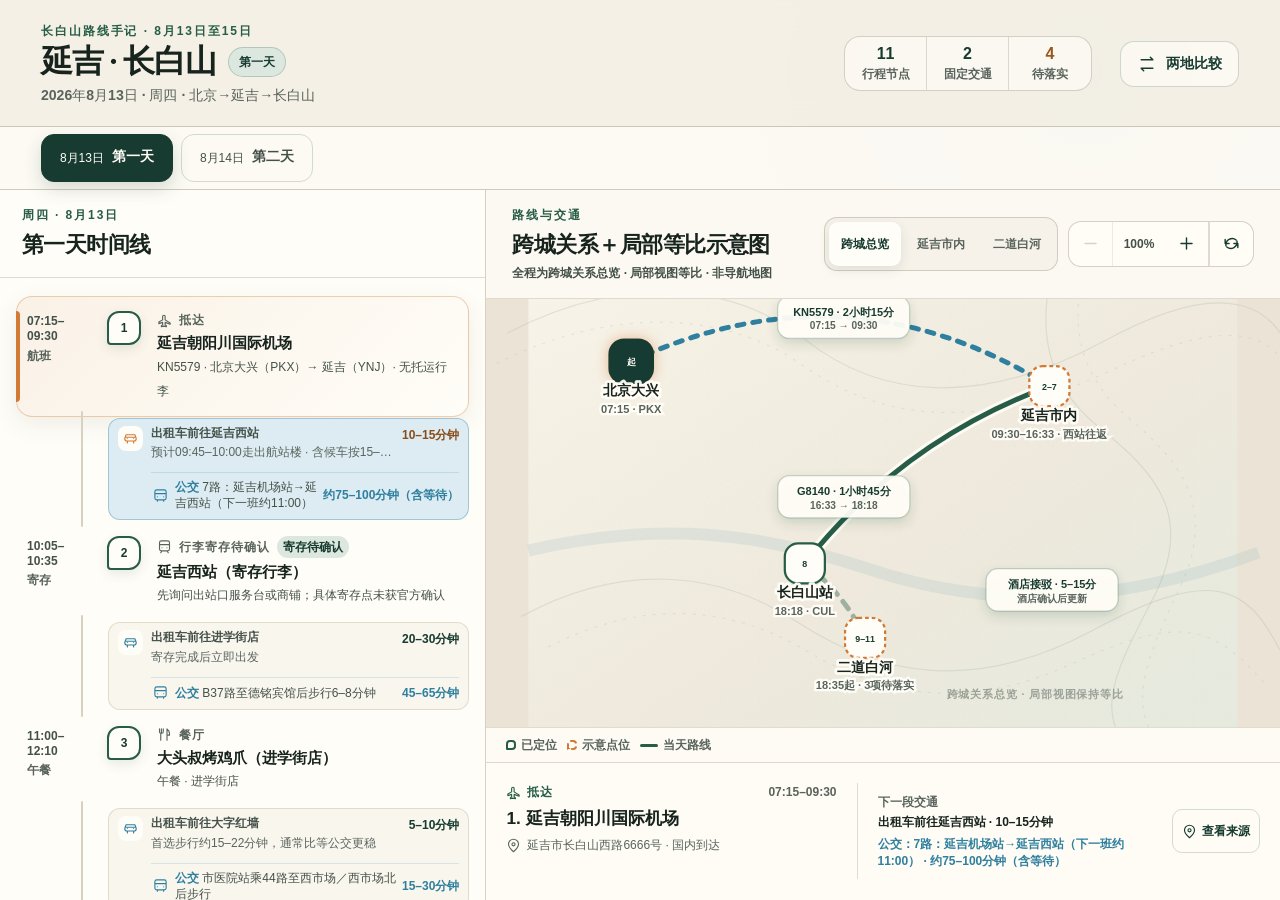
<file: index.html>
<!doctype html>
<html lang="zh-CN">
<head>
  <meta charset="utf-8">
  <meta name="viewport" content="width=device-width, initial-scale=1, viewport-fit=cover">
  <meta name="theme-color" content="#173b30">
  <meta name="description" content="按地理方位与相对比例绘制的延吉与长白山多日路线示意图">
  <title>延吉与长白山｜多日路线手记</title>
  <link rel="stylesheet" href="styles.css">
</head>
<body>
  <a class="skip-link" href="#itinerary">跳到当天行程</a>

  <div class="app-shell">
    <header class="topbar">
      <div class="brand-block">
        <p class="eyebrow">长白山路线手记 · 8月13日至15日</p>
        <div class="title-row">
          <h1 id="pageTitle">延吉 · 长白山</h1>
          <span class="pilot-badge" id="dayBadge">第一天</span>
        </div>
        <p class="date-line" id="dateLine">2026年8月13日 · 周四 · 北京→延吉→长白山</p>
        <p class="compact-status" id="compactStatus" aria-label="当天行程摘要">
          <span><b id="compactNodeCount">10</b>节点</span><span><b id="compactCrossCityCount">2</b>固定交通</span><strong><span id="compactPendingCount">4</span>待落实</strong>
        </p>
      </div>

      <div class="header-status" id="headerStatus" aria-label="当天行程摘要">
        <div class="status-metric">
          <span class="metric-value" id="nodeCount">10</span>
          <span class="metric-label">行程节点</span>
        </div>
        <div class="status-metric">
          <span class="metric-value" id="crossCityCount">2</span>
          <span class="metric-label">固定交通</span>
        </div>
        <div class="status-metric warning-metric" id="pendingMetric" aria-label="4项待落实">
          <span class="metric-value" id="pendingCount">4</span>
          <span class="metric-label">待落实</span>
        </div>
      </div>

      <div class="header-actions">
        <button class="button button-secondary" id="compareButton" type="button" aria-expanded="false" aria-controls="compareDrawer">
          <svg aria-hidden="true"><use href="#icon-arrows"></use></svg>
          两地比较
        </button>
      </div>
    </header>

    <nav class="day-switcher" id="dayTabs" aria-label="选择行程日期">
      <button class="day-tab is-active" type="button" data-day="day1" aria-pressed="true">
        <span>8月13日</span><strong>第一天</strong>
      </button>
      <button class="day-tab" type="button" data-day="day2" aria-pressed="false">
        <span>8月14日</span><strong>第二天</strong>
      </button>
    </nav>
    <p class="sr-only" id="dayAnnouncement" aria-live="polite"></p>

    <section class="next-action-panel" id="nextActionPanel" aria-live="polite" aria-label="当天起步"></section>

    <main class="workspace">
      <aside class="timeline-panel" id="itinerary" aria-labelledby="timelineTitle">
        <div class="panel-heading">
          <div>
            <p class="panel-kicker" id="timelineKicker">周四 · 8月13日</p>
            <h2 id="timelineTitle">第一天时间线</h2>
          </div>
        </div>

        <div class="timeline-list" id="timelineList"></div>

        <div class="timeline-footnote" hidden>
          <svg aria-hidden="true"><use href="#icon-spark"></use></svg>
          <p>点击任一地点或交通段，路线示意图会同步突出显示。虚线标记代表点位仅为示意，计划状态会在卡片中单独标注。</p>
        </div>
      </aside>

      <section class="map-panel" aria-labelledby="mapTitle">
        <div class="map-toolbar">
          <div class="map-heading">
            <p class="panel-kicker">路线与交通</p>
            <h2 id="mapTitle">按比例路线示意图</h2>
            <p class="map-disclaimer">路线示意 · 保持方位与相对比例 · 非导航地图</p>
          </div>

          <div class="map-toolbar-actions">
            <div class="view-tabs" id="viewTabs" aria-label="路线示意图范围"></div>

            <div class="zoom-controls" aria-label="路线示意图缩放">
              <button class="zoom-button" id="zoomOutButton" type="button" aria-label="缩小路线示意图" title="缩小">
                <svg aria-hidden="true"><use href="#icon-minus"></use></svg>
              </button>
              <output class="zoom-value" id="zoomValue" aria-live="polite">100%</output>
              <button class="zoom-button" id="zoomInButton" type="button" aria-label="放大路线示意图" title="放大">
                <svg aria-hidden="true"><use href="#icon-plus"></use></svg>
              </button>
              <button class="zoom-button zoom-reset" id="zoomResetButton" type="button" aria-label="恢复路线示意图初始大小" title="恢复初始大小">
                <svg aria-hidden="true"><use href="#icon-reset"></use></svg>
              </button>
            </div>
          </div>
        </div>

        <div class="map-stage" id="mapStage">
          <svg class="route-map" id="routeMap" viewBox="0 0 1000 680" preserveAspectRatio="xMidYMid meet" tabindex="0" role="group" aria-labelledby="mapSvgTitle mapSvgDesc">
            <title id="mapSvgTitle">延吉与长白山当天路线示意图</title>
            <desc id="mapSvgDesc">按地理方位与相对比例绘制当天地点，并将相邻地点以路线连接。它不是导航地图，不提供定位功能；可使用按钮或鼠标滚轮缩放，放大后可拖动查看。</desc>

            <defs>
              <linearGradient id="paperWash" x1="0" x2="1" y1="0" y2="1">
                <stop offset="0" stop-color="#f8f4e9"></stop>
                <stop offset="0.58" stop-color="#eee9dc"></stop>
                <stop offset="1" stop-color="#e5eadf"></stop>
              </linearGradient>
              <linearGradient id="routeGradient" x1="0" x2="1">
                <stop offset="0" stop-color="#2f7f9f"></stop>
                <stop offset="1" stop-color="#d17935"></stop>
              </linearGradient>
              <pattern id="paperGrain" width="18" height="18" patternUnits="userSpaceOnUse">
                <circle cx="2" cy="4" r="0.7" fill="#223b30" opacity="0.055"></circle>
                <circle cx="13" cy="9" r="0.55" fill="#8b623f" opacity="0.05"></circle>
                <circle cx="7" cy="16" r="0.45" fill="#223b30" opacity="0.04"></circle>
              </pattern>
              <filter id="softShadow" x="-50%" y="-50%" width="200%" height="200%">
                <feDropShadow dx="0" dy="6" stdDeviation="7" flood-color="#173b30" flood-opacity="0.16"></feDropShadow>
              </filter>
              <filter id="markerGlow" x="-60%" y="-60%" width="220%" height="220%">
                <feDropShadow dx="0" dy="0" stdDeviation="8" flood-color="#d17935" flood-opacity="0.45"></feDropShadow>
              </filter>
            </defs>

            <rect width="1000" height="680" fill="url(#paperWash)"></rect>
            <rect width="1000" height="680" fill="url(#paperGrain)"></rect>

            <g class="terrain-layer" aria-hidden="true">
              <path d="M-30 115 C130 32 286 42 390 124 S635 223 813 126 S1060 78 1080 162" class="contour contour-1"></path>
              <path d="M-45 158 C115 78 275 82 386 160 S632 257 819 169 S1060 117 1090 205" class="contour contour-2"></path>
              <path d="M-10 515 C129 439 265 448 380 523 S627 625 795 535 S1012 468 1060 562" class="contour contour-3"></path>
              <path d="M28 558 C157 491 282 498 390 562 S616 651 766 582 S965 524 1037 608" class="contour contour-4"></path>
              <path d="M760 -30 C708 88 724 183 805 248 S942 374 880 492 S797 659 866 723" class="contour contour-5"></path>
              <path d="M800 -22 C756 85 771 171 846 234 S973 362 918 477 S843 651 904 711" class="contour contour-6"></path>
              <path d="M0 422 C188 379 327 397 480 448 S806 508 1030 425" class="river-line"></path>
            </g>

            <g id="contextLayer" aria-hidden="true"></g>
            <g id="routeLayer"></g>
            <g id="markerLayer"></g>
            <g id="labelLayer"></g>
          </svg>

        </div>

        <div class="map-legend" aria-label="路线示意图图例">
          <span><i class="legend-dot confirmed"></i>已定位</span>
          <span><i class="legend-dot provisional"></i>示意点位</span>
          <span><i class="legend-line"></i>当天路线</span>
        </div>

        <div class="map-detail-dock" id="mapDetailDock">
          <article class="map-inspector" id="mapInspector" aria-live="polite"></article>

          <section class="compare-drawer" id="compareDrawer" aria-labelledby="compareTitle" hidden>
            <div class="drawer-heading">
              <div>
                <p class="panel-kicker">交通对比</p>
                <h3 id="compareTitle">两地交通比较</h3>
              </div>
              <button class="icon-button" id="closeCompare" type="button" aria-label="关闭两地比较">
                <svg aria-hidden="true"><use href="#icon-close"></use></svg>
              </button>
            </div>
            <div class="compare-controls">
              <label>起点<select id="compareFrom"></select></label>
              <span class="compare-arrow" aria-hidden="true"><svg><use href="#icon-arrow-right"></use></svg></span>
              <label>终点<select id="compareTo"></select></label>
            </div>
            <div class="compare-result" id="compareResult"></div>
          </section>
        </div>
      </section>
    </main>
  </div>

  <svg class="icon-sprite" aria-hidden="true">
    <symbol id="icon-plus" viewBox="0 0 24 24"><path d="M12 5v14M5 12h14"></path></symbol>
    <symbol id="icon-minus" viewBox="0 0 24 24"><path d="M5 12h14"></path></symbol>
    <symbol id="icon-reset" viewBox="0 0 24 24"><path d="M4 7v5h5M20 17v-5h-5M6.1 16.4A8 8 0 0 0 19 9M17.9 7.6A8 8 0 0 0 5 15"></path></symbol>
    <symbol id="icon-plane" viewBox="0 0 24 24"><path d="m21 16-8-5V5.5a2 2 0 0 0-4 0V11l-6 3.5V17l6-2v4l-2 1.5V22l4-1 4 1v-1.5L13 19v-4l8 3v-2Z"></path></symbol>
    <symbol id="icon-arrival" viewBox="0 0 24 24"><path d="M3 19h18M18.5 14.5 5 9l-2-4 2-.8L8 7l4-1.5-1-4 2-.5 3 4 3.5-1c1.5-.4 2.5.2 2.5 1.3 0 .8-.6 1.5-1.4 1.8L8 12"></path></symbol>
    <symbol id="icon-landmark" viewBox="0 0 24 24"><path d="M3 21h18M5 18h14M6 9h12M8 9v9M12 9v9M16 9v9M4 6l8-4 8 4v3H4V6Z"></path></symbol>
    <symbol id="icon-camera" viewBox="0 0 24 24"><path d="M4 7h3l1.5-2h7L17 7h3a2 2 0 0 1 2 2v9a2 2 0 0 1-2 2H4a2 2 0 0 1-2-2V9a2 2 0 0 1 2-2Z"></path><circle cx="12" cy="13" r="4"></circle></symbol>
    <symbol id="icon-food" viewBox="0 0 24 24"><path d="M7 3v7M4 3v5a2 2 0 0 0 2 2h0v11M10 3v5a2 2 0 0 1-2 2M16 3c3 2 4 5 4 8v2h-4V3Zm0 10v8"></path></symbol>
    <symbol id="icon-shop" viewBox="0 0 24 24"><path d="M4 9v11h16V9M3 9l2-5h14l2 5M8 9a2 2 0 0 1-4 0M12 9a2 2 0 0 1-4 0M16 9a2 2 0 0 1-4 0M20 9a2 2 0 0 1-4 0M9 20v-6h6v6"></path></symbol>
    <symbol id="icon-train" viewBox="0 0 24 24"><path d="M7 3h10a3 3 0 0 1 3 3v10a3 3 0 0 1-3 3H7a3 3 0 0 1-3-3V6a3 3 0 0 1 3-3ZM4 9h16M8 14h.01M16 14h.01M8 19l-2 3M16 19l2 3"></path></symbol>
    <symbol id="icon-hotel" viewBox="0 0 24 24"><path d="M3 20V9M21 20V9M3 16h18M7 16v-5h4a3 3 0 0 1 3 3v2M3 20h18"></path></symbol>
    <symbol id="icon-tree" viewBox="0 0 24 24"><path d="m12 2-5 7h3l-5 7h14l-5-7h3l-5-7ZM12 16v6"></path></symbol>
    <symbol id="icon-car" viewBox="0 0 24 24"><path d="m5 16-2-2v-3l2-5h14l2 5v3l-2 2H5ZM7 16v3M17 16v3M7 12h.01M17 12h.01M4 10h16"></path></symbol>
    <symbol id="icon-bus" viewBox="0 0 24 24"><path d="M6 3h12a3 3 0 0 1 3 3v10a3 3 0 0 1-3 3H6a3 3 0 0 1-3-3V6a3 3 0 0 1 3-3ZM3 9h18M7 14h.01M17 14h.01M7 19v2M17 19v2"></path></symbol>
    <symbol id="icon-walk" viewBox="0 0 24 24"><circle cx="13" cy="4" r="2"></circle><path d="m10 22 2-7-3-3 2-5 5 3 3 1M12 15l4 3 1 4M9 12l-4 3"></path></symbol>
    <symbol id="icon-spark" viewBox="0 0 24 24"><path d="m12 2 1.4 5.1L18 9l-4.6 1.9L12 16l-1.4-5.1L6 9l4.6-1.9L12 2ZM19 15l.7 2.3L22 18l-2.3.7L19 21l-.7-2.3L16 18l2.3-.7L19 15Z"></path></symbol>
    <symbol id="icon-close" viewBox="0 0 24 24"><path d="m5 5 14 14M19 5 5 19"></path></symbol>
    <symbol id="icon-arrow-right" viewBox="0 0 24 24"><path d="M4 12h16M14 6l6 6-6 6"></path></symbol>
    <symbol id="icon-arrows" viewBox="0 0 24 24"><path d="M5 7h14l-3-3M19 17H5l3 3"></path></symbol>
    <symbol id="icon-pin" viewBox="0 0 24 24"><path d="M20 10c0 5-8 12-8 12S4 15 4 10a8 8 0 1 1 16 0Z"></path><circle cx="12" cy="10" r="2.5"></circle></symbol>
    <symbol id="icon-clock" viewBox="0 0 24 24"><circle cx="12" cy="12" r="9"></circle><path d="M12 7v6l4 2"></path></symbol>
  </svg>

  <script src="app.js"></script>
</body>
</html>
</file>
<file: styles.css>
:root {
  --paper: #f5f1e7;
  --paper-deep: #ebe4d6;
  --surface: #fffdf7;
  --surface-glass: rgba(255, 253, 247, 0.88);
  --ink: #17231d;
  --ink-soft: #445149;
  --muted: #59645d;
  --forest: #275d47;
  --forest-deep: #173b30;
  --forest-pale: #dce8df;
  --blue: #2f7f9f;
  --blue-pale: #dcecf2;
  --amber: #d17935;
  --amber-pale: #f6e7d7;
  --coral: #bf5b43;
  --danger: #963e34;
  --danger-pale: #f5dfda;
  --line: #d8d0c1;
  --line-strong: #b8b0a2;
  --focus: #0d6d8d;
  --shadow-sm: 0 8px 24px rgba(23, 59, 48, 0.08);
  --shadow-lg: 0 22px 64px rgba(23, 59, 48, 0.16);
  --radius-sm: 12px;
  --radius-md: 18px;
  --radius-lg: 28px;
  --font-sans: "Segoe UI", "Microsoft YaHei UI", "Microsoft YaHei", "PingFang SC", sans-serif;
  --font-display: Georgia, "Noto Serif SC", "Songti SC", SimSun, serif;
}

* {
  box-sizing: border-box;
}

.sr-only {
  position: absolute !important;
  width: 1px !important;
  height: 1px !important;
  padding: 0 !important;
  margin: -1px !important;
  overflow: hidden !important;
  clip: rect(0, 0, 0, 0) !important;
  white-space: nowrap !important;
  border: 0 !important;
}

html {
  min-width: 320px;
  background: var(--paper-deep);
  color: var(--ink);
  scroll-behavior: smooth;
}

body {
  min-height: 100vh;
  min-height: 100dvh;
  margin: 0;
  overflow: hidden;
  font-family: var(--font-sans);
  font-size: 16px;
  line-height: 1.5;
  background:
    radial-gradient(circle at 85% 8%, rgba(47, 127, 159, 0.12), transparent 25%),
    radial-gradient(circle at 10% 100%, rgba(209, 121, 53, 0.1), transparent 28%),
    var(--paper-deep);
}

button,
select {
  font: inherit;
}

button,
[role="button"] {
  touch-action: manipulation;
}

button:focus-visible,
select:focus-visible,
[tabindex]:focus-visible,
a:focus-visible {
  outline: 3px solid rgba(13, 109, 141, 0.42);
  outline-offset: 3px;
}

.skip-link {
  position: fixed;
  z-index: 999;
  top: 12px;
  left: 12px;
  padding: 10px 14px;
  transform: translateY(-180%);
  border-radius: 10px;
  background: var(--forest-deep);
  color: #fff;
  text-decoration: none;
  transition: transform 180ms ease-out;
}

.skip-link:focus {
  transform: translateY(0);
}

.app-shell {
  display: grid;
  grid-template-rows: auto auto minmax(0, 1fr);
  width: 100%;
  height: 100vh;
  height: 100dvh;
  min-height: 100vh;
  min-height: 100dvh;
}

.day-switcher {
  position: relative;
  z-index: 9;
  display: flex;
  min-height: 62px;
  align-items: center;
  gap: 8px;
  padding: 7px calc(clamp(20px, 3.2vw, 52px) + env(safe-area-inset-right)) 7px calc(clamp(20px, 3.2vw, 52px) + env(safe-area-inset-left));
  border-bottom: 1px solid rgba(184, 176, 162, 0.64);
  background: rgba(255, 253, 247, 0.88);
}

.day-tab {
  display: inline-grid;
  min-width: 132px;
  min-height: 48px;
  grid-template-columns: auto auto;
  align-items: center;
  justify-content: center;
  gap: 8px;
  padding: 8px 14px;
  border: 1px solid rgba(39, 93, 71, 0.2);
  border-radius: 13px;
  background: transparent;
  color: var(--ink-soft);
  cursor: pointer;
  transition: background-color 180ms ease-out, color 180ms ease-out, border-color 180ms ease-out, box-shadow 180ms ease-out;
}

.day-tab span {
  font-size: 0.75rem;
  font-variant-numeric: tabular-nums;
}

.day-tab strong {
  font-size: 0.86rem;
}

.day-tab:hover {
  border-color: rgba(39, 93, 71, 0.42);
  background: var(--forest-pale);
}

.day-tab.is-active {
  border-color: var(--forest-deep);
  background: var(--forest-deep);
  color: #fffdf7;
  box-shadow: 0 7px 18px rgba(23, 59, 48, 0.16);
}

.next-action-panel {
  display: none;
}

.topbar {
  position: relative;
  z-index: 10;
  display: grid;
  grid-template-columns: minmax(270px, 1fr) auto auto;
  align-items: center;
  gap: 28px;
  padding-top: calc(22px + env(safe-area-inset-top));
  padding-right: calc(clamp(20px, 3.2vw, 52px) + env(safe-area-inset-right));
  padding-bottom: 20px;
  padding-left: calc(clamp(20px, 3.2vw, 52px) + env(safe-area-inset-left));
  background: rgba(245, 241, 231, 0.9);
  border-bottom: 1px solid rgba(184, 176, 162, 0.64);
  backdrop-filter: blur(16px);
}

.eyebrow,
.panel-kicker {
  margin: 0 0 5px;
  color: var(--forest);
  font-size: 0.75rem;
  font-weight: 800;
  letter-spacing: 0.16em;
}

.title-row {
  display: flex;
  align-items: center;
  gap: 12px;
}

.title-row h1 {
  margin: 0;
  font-family: var(--font-display);
  font-size: clamp(1.75rem, 2.5vw, 2.65rem);
  line-height: 1.05;
  letter-spacing: -0.035em;
}

.title-row h1 span {
  display: inline-block;
  padding: 0 0.12em;
  color: var(--amber);
  font-family: var(--font-sans);
  font-weight: 400;
}

.pilot-badge {
  display: inline-flex;
  align-items: center;
  min-height: 28px;
  padding: 5px 10px;
  border: 1px solid rgba(39, 93, 71, 0.24);
  border-radius: 999px;
  background: var(--forest-pale);
  color: var(--forest-deep);
  font-size: 0.75rem;
  font-weight: 750;
  white-space: nowrap;
}

.date-line {
  margin: 6px 0 0;
  color: var(--muted);
  font-size: 0.88rem;
  font-weight: 560;
  font-variant-numeric: tabular-nums;
}

.compact-status {
  display: none;
  margin: 7px 0 0;
  flex-wrap: wrap;
  gap: 6px;
  color: var(--muted);
  font-size: 0.75rem;
  font-weight: 700;
}

.compact-status span,
.compact-status strong {
  display: inline-flex;
  min-height: 24px;
  align-items: center;
  padding: 2px 7px;
  border-radius: 999px;
  background: rgba(255, 253, 247, 0.72);
}

.compact-status strong {
  background: var(--amber-pale);
  color: #7d4215;
}

.compact-status strong span {
  min-height: 0;
  padding: 0;
  background: transparent;
}

.compact-status b {
  margin-right: 2px;
  color: inherit;
  font: inherit;
}

.header-status {
  display: flex;
  align-items: stretch;
  min-height: 55px;
  overflow: hidden;
  border: 1px solid rgba(184, 176, 162, 0.58);
  border-radius: 16px;
  background: rgba(255, 253, 247, 0.68);
}

.status-metric {
  display: flex;
  min-width: 82px;
  flex-direction: column;
  justify-content: center;
  padding: 7px 14px;
  border-right: 1px solid rgba(184, 176, 162, 0.45);
  text-align: center;
}

.status-metric:last-child {
  border-right: 0;
}

.metric-value {
  color: var(--forest-deep);
  font-size: 1rem;
  font-weight: 800;
  font-variant-numeric: tabular-nums;
  line-height: 1.1;
}

.metric-label {
  margin-top: 2px;
  color: var(--muted);
  font-size: 0.75rem;
  font-weight: 650;
  white-space: nowrap;
}

.warning-metric .metric-value {
  color: #99571f;
}

.header-actions {
  display: flex;
  align-items: center;
  gap: 10px;
}

.button {
  display: inline-flex;
  min-height: 46px;
  align-items: center;
  justify-content: center;
  gap: 9px;
  padding: 10px 16px;
  border: 1px solid transparent;
  border-radius: 14px;
  cursor: pointer;
  font-size: 0.88rem;
  font-weight: 750;
  transition: background-color 180ms ease-out, color 180ms ease-out, border-color 180ms ease-out, box-shadow 180ms ease-out, transform 120ms ease-out;
}

.button svg,
.icon-button svg,
.zoom-button svg,
.timeline-footnote svg,
.compare-arrow svg {
  width: 20px;
  height: 20px;
  fill: none;
  stroke: currentColor;
  stroke-width: 1.8;
  stroke-linecap: round;
  stroke-linejoin: round;
}

.button:active,
.icon-button:active,
.zoom-button:active,
.view-tab:active,
.stop-card:active,
.leg-card:active {
  transform: scale(0.975);
}

.button-primary {
  background: var(--forest-deep);
  color: #fffdf7;
  box-shadow: 0 8px 20px rgba(23, 59, 48, 0.18);
}

.button-primary:hover {
  background: #204c3d;
  box-shadow: 0 11px 28px rgba(23, 59, 48, 0.24);
}

.button-secondary {
  border-color: rgba(39, 93, 71, 0.22);
  background: rgba(255, 253, 247, 0.74);
  color: var(--forest-deep);
}

.button-secondary:hover {
  border-color: rgba(39, 93, 71, 0.42);
  background: #fffdf7;
}

.notice-strip {
  position: relative;
  z-index: 9;
  display: flex;
  min-height: 42px;
  align-items: center;
  gap: 10px;
  padding: 8px clamp(20px, 3.2vw, 52px);
  background: var(--forest-deep);
  color: rgba(255, 253, 247, 0.9);
  font-size: 0.78rem;
}

.notice-strip p {
  min-width: 0;
  margin: 0;
}

.notice-strip strong {
  color: #fff;
}

.notice-icon {
  display: grid;
  width: 26px;
  height: 26px;
  flex: 0 0 26px;
  place-items: center;
  color: #e8bf8b;
}

.notice-icon svg {
  width: 17px;
  height: 17px;
}

.notice-link {
  min-height: 30px;
  margin-left: auto;
  padding: 3px 2px;
  border: 0;
  border-bottom: 1px solid rgba(255, 253, 247, 0.48);
  background: transparent;
  color: #fff;
  cursor: pointer;
  font-size: 0.75rem;
  font-weight: 750;
  white-space: nowrap;
}

.workspace {
  display: grid;
  min-height: 0;
  grid-template-columns: minmax(360px, 38%) minmax(0, 1fr);
  gap: 0;
}

.timeline-panel,
.map-panel {
  min-height: 0;
  min-width: 0;
}

.timeline-panel {
  display: flex;
  flex-direction: column;
  overflow: hidden;
  background: var(--surface);
  border-right: 1px solid var(--line);
}

.panel-heading,
.map-toolbar {
  display: flex;
  min-height: 84px;
  align-items: center;
  justify-content: space-between;
  gap: 18px;
  padding: 16px 22px;
  border-bottom: 1px solid rgba(216, 208, 193, 0.76);
}

.panel-heading h2,
.map-toolbar h2,
.notes-dialog h2,
.drawer-heading h3 {
  margin: 0;
  font-family: var(--font-display);
  color: var(--ink);
  letter-spacing: -0.025em;
}

.panel-heading h2,
.map-toolbar h2 {
  font-size: 1.35rem;
}

.timeline-list {
  flex: 1;
  overflow-y: auto;
  overscroll-behavior: contain;
  padding: 18px 16px 24px;
  scrollbar-color: rgba(39, 93, 71, 0.28) transparent;
  scrollbar-width: thin;
}

.timeline-list::-webkit-scrollbar {
  width: 8px;
}

.timeline-list::-webkit-scrollbar-thumb {
  border: 2px solid transparent;
  border-radius: 999px;
  background: rgba(39, 93, 71, 0.26);
  background-clip: padding-box;
}

.stop-card {
  position: relative;
  display: grid;
  width: 100%;
  grid-template-columns: 68px 38px minmax(0, 1fr);
  gap: 12px;
  align-items: start;
  padding: 14px 14px 14px 10px;
  border: 1px solid transparent;
  border-radius: 16px;
  background: transparent;
  color: var(--ink);
  cursor: pointer;
  text-align: left;
  transition: background-color 180ms ease-out, border-color 180ms ease-out, box-shadow 180ms ease-out, transform 120ms ease-out;
}

.stop-card:hover {
  background: rgba(245, 241, 231, 0.68);
}

.stop-card.is-active {
  border-color: rgba(39, 93, 71, 0.22);
  background: var(--surface);
  box-shadow: var(--shadow-sm);
}

.stop-card.is-active::before {
  content: "";
  position: absolute;
  top: 14px;
  bottom: 14px;
  left: -1px;
  width: 4px;
  border-radius: 0 999px 999px 0;
  background: var(--amber);
}

.time-block {
  padding-top: 3px;
  color: var(--ink-soft);
  font-size: 0.75rem;
  font-weight: 780;
  font-variant-numeric: tabular-nums;
  line-height: 1.28;
}

.time-block span {
  display: block;
}

.time-block small {
  display: block;
  margin-top: 4px;
  color: var(--muted);
  font-size: 0.75rem;
  font-weight: 650;
}

.stop-number {
  position: relative;
  display: grid;
  width: 34px;
  height: 34px;
  place-items: center;
  border: 2px solid var(--forest);
  border-radius: 12px 12px 12px 4px;
  background: var(--surface);
  color: var(--forest-deep);
  font-size: 0.75rem;
  font-weight: 850;
  box-shadow: 0 4px 12px rgba(23, 59, 48, 0.1);
}

.stop-number.provisional {
  border-style: dashed;
  border-color: var(--amber);
  color: #99571f;
}

.stop-content {
  min-width: 0;
}

.stop-eyebrow {
  display: flex;
  align-items: center;
  flex-wrap: wrap;
  gap: 7px;
  margin-bottom: 4px;
  color: var(--muted);
  font-size: 0.75rem;
  font-weight: 800;
  letter-spacing: 0.08em;
}

.plan-status {
  display: inline-flex;
  min-height: 22px;
  align-items: center;
  padding: 2px 6px;
  border-radius: 999px;
  background: var(--forest-pale);
  color: var(--forest-deep);
  font-size: 0.75rem;
  font-style: normal;
  font-weight: 800;
  letter-spacing: 0;
  white-space: nowrap;
}

.plan-status.locationPending {
  background: var(--amber-pale);
  color: #7d4215;
}

.plan-status.verificationPending {
  background: var(--danger-pale);
  color: var(--danger);
}

.plan-status.bookingPending,
.plan-status.transferPending,
.plan-status.ticketPending,
.plan-status.reservationPending,
.plan-status.transportPending {
  background: var(--amber-pale);
  color: #7d4215;
}

.stop-eyebrow svg {
  width: 15px;
  height: 15px;
  fill: none;
  stroke: currentColor;
  stroke-width: 1.8;
  stroke-linecap: round;
  stroke-linejoin: round;
}

.stop-content h3 {
  margin: 0;
  overflow-wrap: anywhere;
  font-size: 0.95rem;
  line-height: 1.35;
}

.stop-subtitle {
  margin: 4px 0 0;
  color: var(--ink-soft);
  font-size: 0.75rem;
  line-height: 1.45;
}

.stop-note {
  display: inline-flex;
  align-items: center;
  gap: 5px;
  margin-top: 8px;
  padding: 4px 7px;
  border-radius: 7px;
  background: var(--paper);
  color: var(--muted);
  font-size: 0.75rem;
  font-weight: 650;
}

.stop-note.warning {
  background: var(--amber-pale);
  color: #8a4c19;
}

.stop-note.confirmed {
  background: var(--forest-pale);
  color: var(--forest-deep);
}

.stop-card.is-hard-constraint {
  border-color: rgba(209, 121, 53, 0.35);
  background: linear-gradient(135deg, rgba(246, 231, 215, 0.52), rgba(255, 253, 247, 0.92));
}

.stop-constraint,
.leg-constraint {
  display: grid;
  width: fit-content;
  max-width: 100%;
  gap: 2px;
  margin-top: 7px;
  padding: 6px 8px;
  border-left: 3px solid var(--amber);
  border-radius: 3px 9px 9px 3px;
  background: rgba(255, 249, 240, 0.9);
  color: #70431d;
  font-size: 0.75rem;
  font-weight: 700;
  line-height: 1.35;
}

.stop-constraint strong,
.leg-constraint strong {
  color: #7d4215;
  font-weight: 850;
}

.stop-constraint small,
.leg-constraint small,
.leg-main .leg-constraint small {
  display: block;
  overflow: visible;
  color: var(--muted);
  font-size: 0.75rem;
  font-weight: 650;
  text-overflow: clip;
  white-space: normal;
}

.leg-card {
  position: relative;
  display: grid;
  width: calc(100% - 92px);
  min-height: 44px;
  grid-template-columns: 25px minmax(0, 1fr) auto;
  align-items: center;
  gap: 8px;
  margin: 1px 0 1px 92px;
  padding: 7px 9px;
  border: 1px solid rgba(216, 208, 193, 0.72);
  border-radius: 12px;
  background: rgba(245, 241, 231, 0.56);
  color: var(--ink-soft);
  cursor: pointer;
  text-align: left;
  transition: background-color 180ms ease-out, border-color 180ms ease-out, transform 120ms ease-out;
}

.leg-card::before {
  content: "";
  position: absolute;
  top: -8px;
  bottom: -8px;
  left: -28px;
  width: 2px;
  border-radius: 999px;
  background: var(--line);
}

.leg-card:hover,
.leg-card.is-active {
  border-color: rgba(47, 127, 159, 0.35);
  background: var(--blue-pale);
}

.leg-icon {
  display: grid;
  width: 25px;
  height: 25px;
  place-items: center;
  border-radius: 8px;
  background: var(--surface);
  color: var(--blue);
}

.leg-icon svg {
  width: 15px;
  height: 15px;
  fill: none;
  stroke: currentColor;
  stroke-width: 1.8;
  stroke-linecap: round;
  stroke-linejoin: round;
}

.leg-main {
  min-width: 0;
}

.leg-main strong,
.leg-main small {
  display: block;
}

.leg-main strong {
  font-size: 0.75rem;
  line-height: 1.3;
}

.leg-main small {
  overflow: hidden;
  margin-top: 2px;
  color: var(--muted);
  font-size: 0.75rem;
  text-overflow: ellipsis;
  white-space: nowrap;
}

.leg-duration {
  color: var(--forest-deep);
  font-size: 0.75rem;
  font-weight: 800;
  font-variant-numeric: tabular-nums;
  white-space: nowrap;
}

.leg-card.has-alternative {
  align-items: start;
}

.leg-alternative {
  display: grid;
  min-width: 0;
  grid-column: 2 / -1;
  grid-template-columns: 18px minmax(0, 1fr) auto;
  align-items: center;
  gap: 6px;
  margin-top: 3px;
  padding-top: 6px;
  border-top: 1px solid rgba(47, 127, 159, 0.16);
  color: var(--ink-soft);
  font-size: 0.75rem;
  line-height: 1.35;
}

.leg-alternative-icon {
  display: grid;
  width: 18px;
  height: 18px;
  place-items: center;
  color: var(--blue);
}

.leg-alternative-icon svg {
  width: 15px;
  height: 15px;
  fill: none;
  stroke: currentColor;
  stroke-width: 1.8;
  stroke-linecap: round;
  stroke-linejoin: round;
}

.leg-alternative-label {
  min-width: 0;
  overflow-wrap: anywhere;
}

.leg-alternative-label b {
  color: var(--blue);
  font-weight: 850;
}

.leg-alternative > strong {
  color: var(--blue);
  font-variant-numeric: tabular-nums;
  font-weight: 820;
  white-space: nowrap;
}

.leg-card.is-warning .leg-icon {
  color: var(--amber);
}

.leg-card.is-warning .leg-duration {
  color: #8a4c19;
}

.leg-card.is-rail {
  border-color: rgba(39, 93, 71, 0.2);
  background: var(--forest-pale);
}

.leg-card.is-rail .leg-icon {
  color: var(--forest);
}

.leg-card.is-hard,
.leg-card.is-hard-constraint,
.leg-card.hard-constraint {
  border-color: rgba(209, 121, 53, 0.48);
  background: linear-gradient(135deg, rgba(246, 231, 215, 0.96), rgba(255, 253, 247, 0.92));
  box-shadow: 0 6px 18px rgba(126, 70, 25, 0.08);
}

.leg-card.is-hard .leg-icon,
.leg-card.is-hard-constraint .leg-icon,
.leg-card.hard-constraint .leg-icon {
  background: #fff9f0;
  color: #9a541c;
}

.leg-card.is-tight,
.leg-card.has-conflict {
  border-color: rgba(150, 62, 52, 0.46);
  background: var(--danger-pale);
}

.timeline-footnote {
  display: flex;
  gap: 10px;
  align-items: flex-start;
  padding: 12px 18px calc(12px + env(safe-area-inset-bottom));
  border-top: 1px solid var(--line);
  background: var(--paper);
  color: var(--muted);
  font-size: 0.75rem;
}

.timeline-footnote[hidden] {
  display: none;
}

.timeline-footnote svg {
  width: 17px;
  height: 17px;
  flex: 0 0 17px;
  color: var(--amber);
}

.timeline-footnote p {
  margin: 0;
}

.map-panel {
  display: grid;
  grid-template-rows: auto minmax(0, 1fr) auto auto;
  min-width: 0;
  overflow: hidden;
  background: var(--paper);
}

.map-toolbar {
  min-width: 0;
  flex-wrap: wrap;
  padding-right: calc(26px + env(safe-area-inset-right));
  padding-left: calc(26px + env(safe-area-inset-left));
  background: rgba(255, 253, 247, 0.72);
}

.map-heading {
  min-width: 190px;
  flex: 1 1 230px;
}

.map-disclaimer {
  margin: 4px 0 0;
  color: var(--ink-soft);
  font-size: 0.75rem;
  font-weight: 650;
  line-height: 1.4;
}

.map-toolbar-actions {
  display: flex;
  min-width: 0;
  flex: 0 1 auto;
  flex-wrap: wrap;
  align-items: center;
  justify-content: flex-end;
  gap: 10px;
}

.view-tabs {
  display: flex;
  align-items: center;
  gap: 4px;
  padding: 4px;
  border: 1px solid rgba(184, 176, 162, 0.58);
  border-radius: 13px;
  background: rgba(245, 241, 231, 0.88);
}

.view-tab {
  min-height: 44px;
  padding: 7px 12px;
  border: 0;
  border-radius: 9px;
  background: transparent;
  color: var(--muted);
  cursor: pointer;
  font-size: 0.75rem;
  font-weight: 750;
  transition: color 160ms ease-out, background-color 160ms ease-out, box-shadow 160ms ease-out, transform 120ms ease-out;
}

.view-tab:hover {
  color: var(--ink);
}

.view-tab.is-active {
  background: var(--surface);
  color: var(--forest-deep);
  box-shadow: 0 4px 12px rgba(23, 59, 48, 0.1);
}

.zoom-controls {
  display: flex;
  min-height: 46px;
  align-items: center;
  overflow: hidden;
  border: 1px solid rgba(184, 176, 162, 0.58);
  border-radius: 13px;
  background: rgba(255, 253, 247, 0.9);
}

.zoom-button {
  display: grid;
  width: 44px;
  height: 44px;
  flex: 0 0 44px;
  place-items: center;
  border: 0;
  border-right: 1px solid rgba(184, 176, 162, 0.44);
  background: transparent;
  color: var(--forest-deep);
  cursor: pointer;
  transition: background-color 160ms ease-out, color 160ms ease-out, opacity 160ms ease-out, transform 120ms ease-out;
}

.zoom-button:last-child {
  border-right: 0;
  border-left: 1px solid rgba(184, 176, 162, 0.44);
}

.zoom-button:hover:not(:disabled) {
  background: var(--forest-pale);
}

.zoom-button:disabled {
  color: var(--line-strong);
  cursor: not-allowed;
  opacity: 0.55;
}

.zoom-button svg {
  width: 19px;
  height: 19px;
}

.zoom-value {
  min-width: 52px;
  padding: 0 7px;
  color: var(--ink-soft);
  font-size: 0.75rem;
  font-weight: 780;
  font-variant-numeric: tabular-nums;
  text-align: center;
}

.map-stage {
  position: relative;
  min-height: 0;
  overflow: hidden;
  background: var(--paper-deep);
}

.route-map {
  display: block;
  width: 100%;
  height: 100%;
  min-height: 320px;
  cursor: grab;
  touch-action: pan-y;
  user-select: none;
}

.route-map.is-zoomed {
  touch-action: none;
}

.route-map.is-panning {
  cursor: grabbing;
}

.contour,
.river-line {
  fill: none;
  vector-effect: non-scaling-stroke;
}

.contour {
  stroke: #9aa99b;
  stroke-width: 1.2;
  opacity: 0.24;
}

.contour-2,
.contour-4,
.contour-6 {
  stroke-dasharray: 3 7;
  opacity: 0.19;
}

.river-line {
  stroke: var(--blue);
  stroke-width: 12;
  opacity: 0.09;
}

.context-road {
  fill: none;
  stroke: #fffdf7;
  stroke-width: 12;
  opacity: 0.78;
  stroke-linecap: round;
  stroke-linejoin: round;
  vector-effect: non-scaling-stroke;
}

.context-road-minor {
  fill: none;
  stroke: #cfc8bb;
  stroke-width: 1.5;
  stroke-dasharray: 6 7;
  opacity: 0.7;
  vector-effect: non-scaling-stroke;
}

.forest-patch {
  fill: #7fa18c;
  opacity: 0.13;
}

.context-label {
  fill: #68736b;
  font-family: var(--font-sans);
  font-size: 15px;
  font-weight: 700;
  letter-spacing: 0.08em;
}

.overview-cluster {
  fill: rgba(255, 253, 247, 0.78);
  stroke: rgba(39, 93, 71, 0.22);
  stroke-width: 2;
}

.route-line-map {
  fill: none;
  stroke: rgba(39, 93, 71, 0.4);
  stroke-width: 5;
  stroke-linecap: round;
  stroke-linejoin: round;
  vector-effect: non-scaling-stroke;
  cursor: pointer;
  transition: stroke 200ms ease-out, stroke-width 200ms ease-out, opacity 200ms ease-out;
}

.route-line-map:hover,
.route-line-map.is-active {
  stroke: var(--amber);
  stroke-width: 8;
}

.route-line-map.is-muted {
  opacity: 0.28;
}

.route-line-map.provisional {
  stroke-dasharray: 9 9;
}

.route-line-map.flight-route {
  stroke: var(--blue);
  stroke-dasharray: 7 9;
}

.route-line-map.rail-route {
  stroke: var(--forest);
}

.route-line-map.rail-route-underlay {
  stroke: rgba(255, 253, 247, 0.9);
  stroke-width: 11;
}

.map-marker {
  cursor: pointer;
  transition: opacity 200ms ease-out;
}

.marker-face {
  transform-box: fill-box;
  transform-origin: center;
}

.local-map-label {
  transition: opacity 160ms ease-out;
}

.map-marker .marker-hit {
  fill: transparent;
}

.map-marker .marker-shape {
  fill: var(--surface);
  stroke: var(--forest);
  stroke-width: 3;
  transition: fill 180ms ease-out, stroke 180ms ease-out, filter 180ms ease-out, transform 180ms ease-out;
  transform-box: fill-box;
  transform-origin: center;
}

.map-marker.provisional .marker-shape {
  stroke: var(--amber);
  stroke-dasharray: 5 4;
}

.map-marker:hover .marker-shape,
.map-marker.is-active .marker-shape {
  fill: var(--forest-deep);
  stroke: var(--forest-deep);
  filter: url(#markerGlow);
  transform: scale(1.08);
}

.map-marker .marker-number {
  fill: var(--forest-deep);
  font-family: var(--font-sans);
  font-size: 15px;
  font-weight: 850;
  text-anchor: middle;
  pointer-events: none;
}

.map-marker:hover .marker-number,
.map-marker.is-active .marker-number {
  fill: #fffdf7;
}

.map-marker-label {
  fill: var(--ink);
  paint-order: stroke;
  stroke: rgba(255, 253, 247, 0.94);
  stroke-width: 6;
  stroke-linejoin: round;
  font-family: var(--font-sans);
  font-size: 15px;
  font-weight: 760;
  text-anchor: middle;
  pointer-events: none;
}

.map-marker-sublabel {
  fill: var(--muted);
  paint-order: stroke;
  stroke: rgba(255, 253, 247, 0.95);
  stroke-width: 5;
  font-family: var(--font-sans);
  font-size: 12px;
  font-weight: 650;
  text-anchor: middle;
  pointer-events: none;
}

.route-pill-bg {
  fill: rgba(255, 253, 247, 0.94);
  stroke: rgba(39, 93, 71, 0.24);
  stroke-width: 1.5;
  filter: url(#softShadow);
}

.route-pill-text {
  fill: var(--forest-deep);
  font-family: var(--font-sans);
  font-size: 13px;
  font-weight: 800;
  text-anchor: middle;
}

.route-pill-subtext {
  fill: var(--muted);
  font-family: var(--font-sans);
  font-size: 12px;
  font-weight: 650;
  text-anchor: middle;
}

.map-legend {
  position: static;
  display: flex;
  flex-wrap: wrap;
  gap: 10px;
  padding: 8px calc(20px + env(safe-area-inset-right)) 8px calc(20px + env(safe-area-inset-left));
  border-top: 1px solid rgba(216, 208, 193, 0.72);
  background: rgba(255, 253, 247, 0.88);
  color: var(--muted);
  font-size: 0.75rem;
  font-weight: 700;
}

.map-legend span {
  display: inline-flex;
  align-items: center;
  gap: 5px;
}

.legend-dot {
  display: inline-block;
  width: 10px;
  height: 10px;
  border: 2px solid var(--forest);
  border-radius: 4px 4px 4px 1px;
  background: var(--surface);
}

.legend-dot.provisional {
  border-style: dashed;
  border-color: var(--amber);
}

.legend-line {
  display: inline-block;
  width: 18px;
  height: 3px;
  border-radius: 999px;
  background: var(--forest);
}

.map-detail-dock {
  min-height: 138px;
  padding: 12px calc(20px + env(safe-area-inset-right)) calc(12px + env(safe-area-inset-bottom)) calc(20px + env(safe-area-inset-left));
  border-top: 1px solid rgba(216, 208, 193, 0.82);
  background: rgba(255, 253, 247, 0.9);
}

.map-inspector {
  position: static;
  display: grid;
  width: 100%;
  min-height: 112px;
  grid-template-columns: minmax(240px, 0.9fr) minmax(300px, 1.1fr);
  align-items: stretch;
  gap: 20px;
  padding: 8px 0;
  border: 0;
  border-radius: 0;
  background: transparent;
  box-shadow: none;
  transition: opacity 180ms ease-out, transform 180ms ease-out;
}

.map-detail-dock.is-comparing .map-inspector {
  display: none;
}

.inspector-place {
  min-width: 0;
}

.inspector-topline {
  display: flex;
  align-items: center;
  justify-content: space-between;
  gap: 12px;
  margin-bottom: 6px;
}

.inspector-category {
  display: inline-flex;
  align-items: center;
  gap: 6px;
  color: var(--forest);
  font-size: 0.75rem;
  font-weight: 850;
  letter-spacing: 0.08em;
}

.inspector-category svg,
.inspector-address svg,
.inspector-link svg {
  width: 15px;
  height: 15px;
  fill: none;
  stroke: currentColor;
  stroke-width: 1.8;
  stroke-linecap: round;
  stroke-linejoin: round;
}

.inspector-time {
  color: var(--muted);
  font-size: 0.75rem;
  font-weight: 750;
  font-variant-numeric: tabular-nums;
}

.map-inspector h3 {
  margin: 0;
  font-size: 1.08rem;
  line-height: 1.35;
}

.inspector-address {
  display: flex;
  gap: 6px;
  align-items: flex-start;
  margin: 6px 0 0;
  color: var(--muted);
  font-size: 0.75rem;
}

.inspector-address svg {
  flex: 0 0 15px;
  margin-top: 2px;
}

.inspector-next {
  display: grid;
  grid-template-columns: minmax(0, 1fr) auto;
  gap: 12px;
  align-items: center;
  margin: 0;
  padding: 4px 0 4px 20px;
  border-top: 0;
  border-left: 1px solid rgba(216, 208, 193, 0.78);
}

.inspector-next span,
.inspector-next strong {
  display: block;
}

.inspector-next span {
  color: var(--muted);
  font-size: 0.75rem;
  font-weight: 650;
}

.inspector-next strong {
  margin-top: 2px;
  font-size: 0.75rem;
}

.inspector-link {
  display: inline-flex;
  min-height: 44px;
  align-items: center;
  gap: 5px;
  padding: 7px 9px;
  border: 1px solid rgba(39, 93, 71, 0.2);
  border-radius: 10px;
  color: var(--forest-deep);
  font-size: 0.75rem;
  font-weight: 750;
  text-decoration: none;
}

.inspector-link:hover {
  background: var(--forest-pale);
}

.inspector-transit {
  display: block;
  margin-top: 5px;
  color: var(--blue);
  font-size: 0.75rem;
  font-weight: 700;
  line-height: 1.4;
}

.compare-transit {
  color: var(--blue);
  font-weight: 700;
}

.compare-drawer {
  position: static;
  width: 100%;
  min-height: 112px;
  padding: 8px 0;
  border: 0;
  border-radius: 0;
  background: transparent;
  box-shadow: none;
}

.compare-drawer[hidden] {
  display: none;
}

.drawer-heading,
.dialog-heading {
  display: flex;
  align-items: flex-start;
  justify-content: space-between;
  gap: 20px;
}

.drawer-heading h3 {
  font-size: 1.15rem;
}

.icon-button {
  display: grid;
  width: 44px;
  height: 44px;
  flex: 0 0 44px;
  place-items: center;
  border: 1px solid rgba(184, 176, 162, 0.55);
  border-radius: 12px;
  background: var(--surface);
  color: var(--ink-soft);
  cursor: pointer;
  transition: background-color 160ms ease-out, color 160ms ease-out, transform 120ms ease-out;
}

.icon-button:hover {
  background: var(--paper);
  color: var(--ink);
}

.compare-controls {
  display: grid;
  grid-template-columns: minmax(0, 1fr) 28px minmax(0, 1fr);
  gap: 9px;
  align-items: end;
  margin-top: 16px;
}

.compare-controls label {
  color: var(--muted);
  font-size: 0.75rem;
  font-weight: 750;
}

.compare-controls select {
  width: 100%;
  min-height: 44px;
  margin-top: 5px;
  padding: 7px 28px 7px 10px;
  border: 1px solid var(--line);
  border-radius: 10px;
  background: var(--surface);
  color: var(--ink);
  font-size: 0.75rem;
}

.compare-arrow {
  display: grid;
  height: 44px;
  place-items: center;
  color: var(--amber);
}

.compare-arrow svg {
  width: 18px;
  height: 18px;
}

.compare-result {
  margin-top: 13px;
  padding: 12px 13px;
  border-radius: 12px;
  background: var(--paper);
  color: var(--ink-soft);
  font-size: 0.75rem;
}

.compare-result strong {
  color: var(--forest-deep);
}

.notes-dialog {
  width: min(590px, calc(100% - 32px));
  max-height: min(760px, calc(100dvh - 32px));
  overflow-y: auto;
  padding: 24px;
  border: 1px solid rgba(184, 176, 162, 0.7);
  border-radius: 24px;
  background: var(--surface);
  color: var(--ink);
  box-shadow: 0 30px 100px rgba(20, 38, 31, 0.32);
}

.notes-dialog::backdrop {
  background: rgba(12, 25, 20, 0.55);
  backdrop-filter: blur(4px);
}

.notes-dialog h2 {
  font-size: 1.55rem;
}

.assumption-list {
  display: grid;
  gap: 11px;
  margin: 22px 0 0;
  padding-left: 24px;
  color: var(--ink-soft);
  font-size: 0.81rem;
}

.assumption-list li {
  padding-left: 3px;
}

.assumption-list strong {
  color: var(--ink);
}

.dialog-warning {
  display: flex;
  gap: 11px;
  margin-top: 20px;
  padding: 13px 14px;
  border: 1px solid rgba(209, 121, 53, 0.26);
  border-radius: 14px;
  background: var(--amber-pale);
  color: #784518;
  font-size: 0.78rem;
}

.dialog-warning svg {
  width: 19px;
  height: 19px;
  flex: 0 0 19px;
  margin-top: 1px;
}

.dialog-warning p {
  margin: 0;
}

.dialog-done {
  width: 100%;
  margin-top: 20px;
}

.icon-sprite {
  position: absolute;
  width: 0;
  height: 0;
  overflow: hidden;
}

@media (max-width: 1120px) {
  .topbar {
    grid-template-columns: minmax(260px, 1fr) auto;
    gap: 18px;
  }

  .header-status {
    display: none;
  }

  .compact-status {
    display: flex;
  }

  .workspace {
    grid-template-columns: minmax(340px, 42%) minmax(0, 1fr);
  }

  .map-toolbar-actions {
    gap: 8px;
  }

  .map-inspector {
    grid-template-columns: minmax(210px, 0.8fr) minmax(260px, 1.2fr);
  }
}

@media (max-width: 900px) {
  body {
    overflow: auto;
  }

  .app-shell {
    display: block;
    height: auto;
  }

  .day-switcher {
    position: relative;
    z-index: 30;
    min-height: 58px;
    padding: 6px calc(14px + env(safe-area-inset-right)) 6px calc(14px + env(safe-area-inset-left));
    box-shadow: 0 5px 18px rgba(23, 59, 48, 0.08);
  }

  .day-tab {
    min-width: 0;
    min-height: 46px;
    flex: 1 1 0;
  }

  .next-action-panel {
    display: block;
    padding: 8px calc(14px + env(safe-area-inset-right)) 10px calc(14px + env(safe-area-inset-left));
    border-bottom: 1px solid var(--line);
    background: var(--paper);
  }

  .next-action-card {
    position: relative;
    overflow: hidden;
    padding: 11px 14px;
    border: 1px solid rgba(39, 93, 71, 0.24);
    border-radius: 18px;
    background: var(--surface);
    box-shadow: var(--shadow-sm);
  }

  .next-action-card::before {
    content: "";
    position: absolute;
    inset: 0 auto 0 0;
    width: 5px;
    background: var(--amber);
  }

  .next-action-top,
  .next-action-route,
  .next-action-meta {
    display: flex;
    align-items: center;
  }

  .next-action-top {
    justify-content: space-between;
    gap: 12px;
    color: var(--forest);
    font-size: 0.75rem;
    font-weight: 800;
    letter-spacing: 0.08em;
  }

  .next-action-time {
    color: var(--ink);
    font-variant-numeric: tabular-nums;
    letter-spacing: 0;
  }

  .next-action-card h2,
  .next-action-title {
    margin: 4px 0 0;
    font-family: var(--font-display);
    font-size: 1.05rem;
    line-height: 1.3;
  }

  .next-action-route {
    gap: 8px;
    margin-top: 4px;
    color: var(--ink-soft);
    font-size: 0.8rem;
    font-weight: 700;
  }

  .next-action-route svg {
    width: 16px;
    height: 16px;
    flex: 0 0 16px;
    fill: none;
    stroke: currentColor;
    stroke-width: 1.8;
    stroke-linecap: round;
    stroke-linejoin: round;
  }

  .next-action-meta {
    flex-wrap: wrap;
    gap: 7px;
    margin-top: 7px;
  }

  .next-action-meta span,
  .next-action-chip {
    display: inline-flex;
    min-height: 28px;
    align-items: center;
    padding: 4px 8px;
    border-radius: 9px;
    background: var(--paper);
    color: var(--muted);
    font-size: 0.75rem;
    font-weight: 750;
  }

  .next-action-note {
    display: none;
  }

  .topbar {
    grid-template-columns: minmax(0, 1fr) auto;
    gap: 14px;
    padding-top: calc(16px + env(safe-area-inset-top));
    padding-right: calc(18px + env(safe-area-inset-right));
    padding-bottom: 14px;
    padding-left: calc(18px + env(safe-area-inset-left));
  }

  .header-actions {
    display: none;
  }

  .workspace {
    display: flex;
    min-height: auto;
    flex-direction: column;
  }

  .map-panel {
    order: 0;
    height: auto;
    min-height: 0;
    border-bottom: 1px solid var(--line);
  }

  .timeline-panel {
    position: relative;
    z-index: 5;
    order: 1;
    min-height: 0;
    margin-top: 0;
    overflow: visible;
    border: 0;
    border-radius: 0;
    box-shadow: none;
  }

  .panel-heading {
    border-radius: 0;
  }

  .timeline-list {
    overflow: visible;
  }

  .map-toolbar {
    min-height: 0;
    align-items: flex-start;
    padding-top: 12px;
    padding-right: calc(16px + env(safe-area-inset-right));
    padding-bottom: 12px;
    padding-left: calc(16px + env(safe-area-inset-left));
  }

  .map-heading {
    flex-basis: 100%;
  }

  .map-toolbar-actions {
    width: 100%;
    align-items: center;
    justify-content: space-between;
  }

  .view-tabs {
    width: auto;
    flex: 1 1 300px;
  }

  .view-tab {
    flex: 1;
  }

  .zoom-controls {
    flex: 0 0 auto;
    align-self: auto;
  }

  .map-stage {
    height: auto;
    min-height: 0;
    aspect-ratio: 25 / 17;
  }

  .route-map {
    min-height: 0;
  }

  .map-detail-dock {
    min-height: 0;
    padding: 10px calc(14px + env(safe-area-inset-right)) calc(10px + env(safe-area-inset-bottom)) calc(14px + env(safe-area-inset-left));
  }

  .map-inspector {
    grid-template-columns: minmax(0, 1fr);
    min-height: 0;
    gap: 12px;
    padding: 6px 0;
  }

  .inspector-next {
    padding: 12px 0 0;
    border-top: 1px solid rgba(216, 208, 193, 0.78);
    border-left: 0;
  }

  .map-legend {
    padding-right: calc(14px + env(safe-area-inset-right));
    padding-left: calc(14px + env(safe-area-inset-left));
  }

  .compare-drawer {
    width: 100%;
  }
}

@media (max-width: 520px) {
  .topbar {
    gap: 8px;
    padding-top: calc(11px + env(safe-area-inset-top));
    padding-right: calc(10px + env(safe-area-inset-right));
    padding-bottom: 11px;
    padding-left: calc(10px + env(safe-area-inset-left));
  }

  .eyebrow {
    display: none;
  }

  .title-row {
    align-items: center;
    flex-direction: row;
    gap: 7px;
  }

  .title-row h1 {
    font-size: clamp(1.35rem, 6vw, 1.65rem);
    white-space: nowrap;
  }

  .day-switcher {
    gap: 6px;
    padding-right: calc(10px + env(safe-area-inset-right));
    padding-left: calc(10px + env(safe-area-inset-left));
  }

  .day-tab {
    grid-template-columns: 1fr;
    gap: 0;
    padding: 5px 8px;
  }

  .day-tab span {
    line-height: 1.2;
  }

  .pilot-badge {
    min-height: 24px;
    padding: 3px 7px;
  }

  .date-line {
    margin-top: 3px;
    font-size: 0.75rem;
  }

  .header-actions .button {
    min-height: 44px;
    padding: 8px 10px;
    white-space: nowrap;
  }

  .header-actions svg {
    display: none;
  }

  .map-toolbar {
    gap: 9px;
    padding-top: 10px;
    padding-right: calc(10px + env(safe-area-inset-right));
    padding-bottom: 10px;
    padding-left: calc(10px + env(safe-area-inset-left));
  }

  .map-heading .panel-kicker {
    display: none;
  }

  .map-toolbar h2 {
    font-size: 1.2rem;
  }

  .map-disclaimer {
    max-width: 100%;
    overflow-wrap: anywhere;
  }

  .map-toolbar-actions {
    gap: 8px;
  }

  .view-tabs {
    width: 100%;
    flex-basis: 100%;
  }

  .zoom-controls {
    margin-left: auto;
  }

  .map-panel {
    height: auto;
    min-height: 0;
  }

  .panel-heading {
    padding: 15px 16px;
  }

  .timeline-list {
    padding: 14px 10px 22px;
  }

  .stop-card {
    grid-template-columns: 62px 34px minmax(0, 1fr);
    gap: 9px;
    padding-right: 9px;
  }

  .stop-number {
    width: 31px;
    height: 31px;
  }

  .leg-card {
    width: calc(100% - 78px);
    margin-left: 78px;
  }

  .leg-card::before {
    left: -21px;
  }

  .map-marker-label {
    font-size: 13px;
  }

  .map-marker-sublabel {
    font-size: 12px;
  }

  .marker-face {
    transform: scale(0.82);
  }

  .local-map-label:not(.is-active) {
    opacity: 0;
  }

  .map-legend span:nth-child(3) {
    display: inline-flex;
  }

  .compare-controls {
    grid-template-columns: 1fr;
  }

  .compare-arrow {
    height: 22px;
    transform: rotate(90deg);
  }

  .notes-dialog {
    padding: 19px;
    border-radius: 20px;
  }

}

@media (prefers-reduced-motion: reduce) {
  *,
  *::before,
  *::after {
    scroll-behavior: auto !important;
    animation-duration: 0.001ms !important;
    animation-iteration-count: 1 !important;
    transition-duration: 0.001ms !important;
  }
}
</file>
